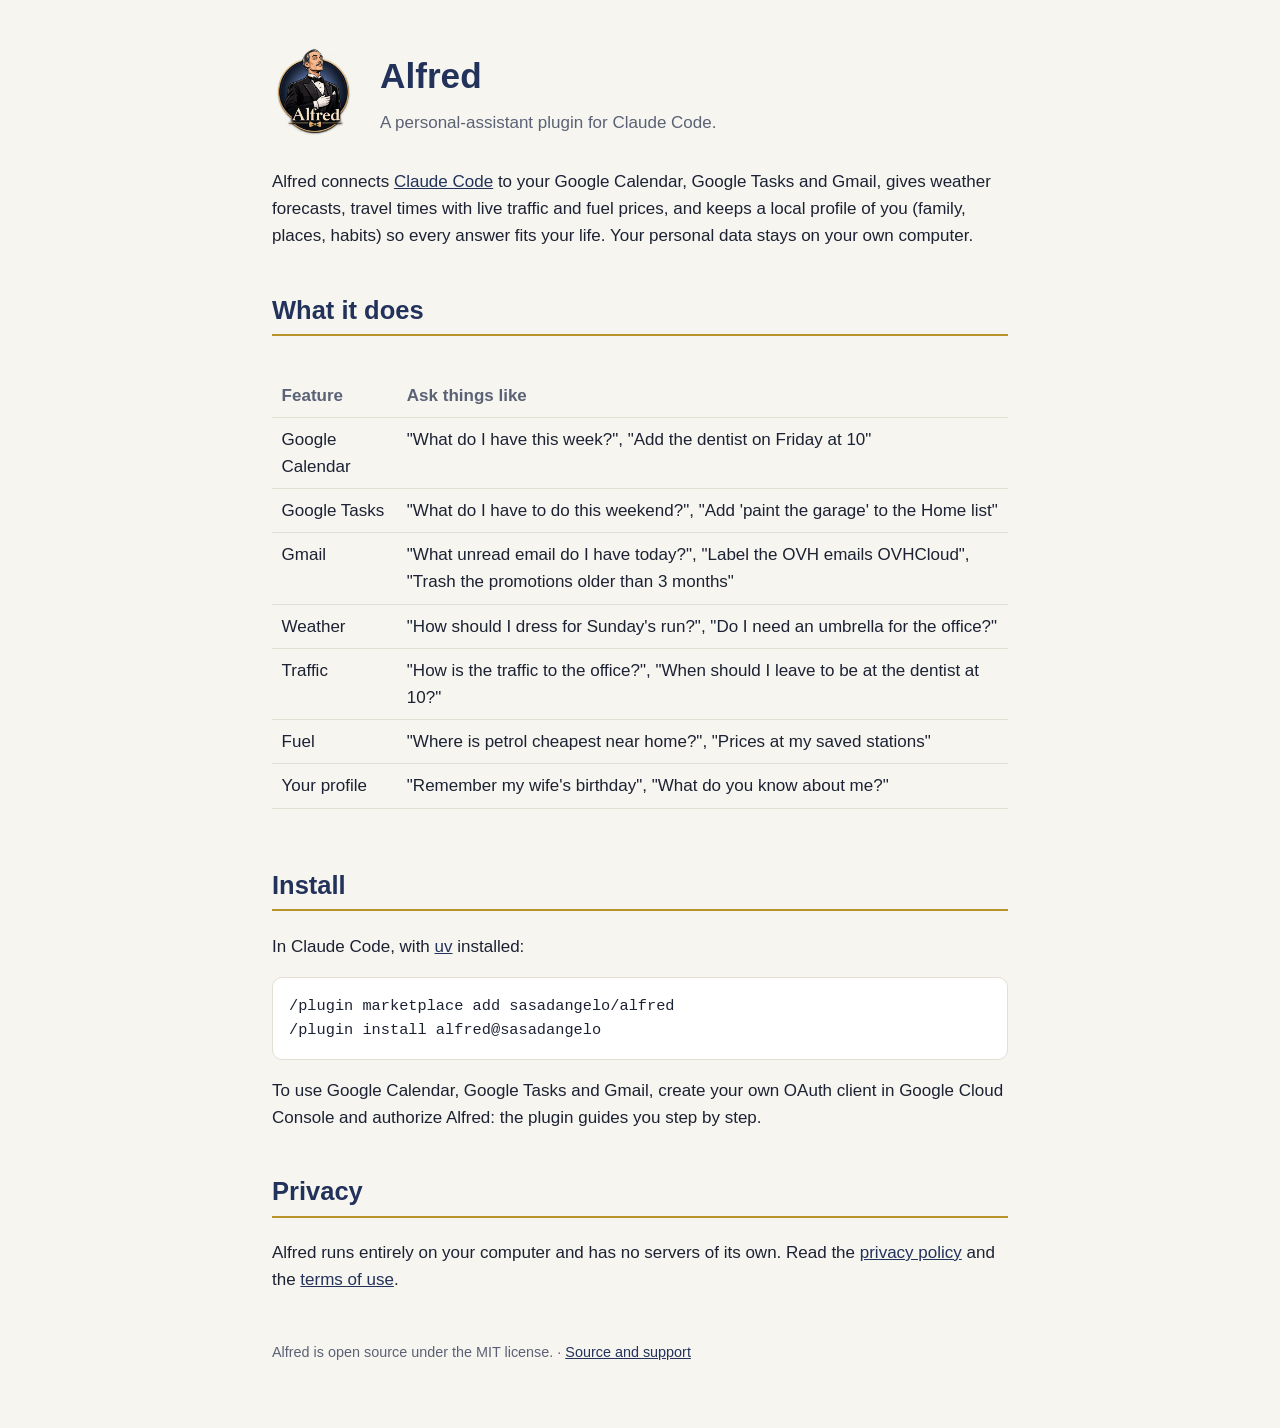
<file: docs/index.html>
<!doctype html>
<html lang="en">
<head>
  <meta charset="utf-8">
  <meta name="viewport" content="width=device-width, initial-scale=1">
  <title>Alfred – personal assistant plugin for Claude Code</title>
  <meta name="description" content="Alfred connects Claude Code to Google Calendar, Google Tasks and Gmail, gives weather forecasts, and keeps a local profile of you.">
  <link rel="icon" href="icon.png">
  <link rel="stylesheet" href="style.css">
</head>
<body>
<main>
  <header>
    <img src="icon.png" alt="Alfred logo">
    <div>
      <h1>Alfred</h1>
      <p>A personal-assistant plugin for Claude Code.</p>
    </div>
  </header>

  <p>Alfred connects <a href="https://code.claude.com">Claude Code</a> to your Google Calendar, Google Tasks and Gmail, gives weather forecasts, travel times with live traffic and fuel prices, and keeps a local profile of you (family, places, habits) so every answer fits your life. Your personal data stays on your own computer.</p>

  <h2>What it does</h2>
  <div class="table-wrap">
  <table>
    <tr><th>Feature</th><th>Ask things like</th></tr>
    <tr><td>Google Calendar</td><td>"What do I have this week?", "Add the dentist on Friday at 10"</td></tr>
    <tr><td>Google Tasks</td><td>"What do I have to do this weekend?", "Add 'paint the garage' to the Home list"</td></tr>
    <tr><td>Gmail</td><td>"What unread email do I have today?", "Label the OVH emails OVHCloud", "Trash the promotions older than 3 months"</td></tr>
    <tr><td>Weather</td><td>"How should I dress for Sunday's run?", "Do I need an umbrella for the office?"</td></tr>
    <tr><td>Traffic</td><td>"How is the traffic to the office?", "When should I leave to be at the dentist at 10?"</td></tr>
    <tr><td>Fuel</td><td>"Where is petrol cheapest near home?", "Prices at my saved stations"</td></tr>
    <tr><td>Your profile</td><td>"Remember my wife's birthday", "What do you know about me?"</td></tr>
  </table>
  </div>

  <h2>Install</h2>
  <p>In Claude Code, with <a href="https://docs.astral.sh/uv/">uv</a> installed:</p>
  <pre>/plugin marketplace add sasadangelo/alfred
/plugin install alfred@sasadangelo</pre>
  <p>To use Google Calendar, Google Tasks and Gmail, create your own OAuth client in Google Cloud Console and authorize Alfred: the plugin guides you step by step.</p>

  <h2>Privacy</h2>
  <p>Alfred runs entirely on your computer and has no servers of its own. Read the <a href="privacy.html">privacy policy</a> and the <a href="terms.html">terms of use</a>.</p>

  <footer>
    Alfred is open source under the MIT license. ·
    <a href="https://github.com/sasadangelo/alfred">Source and support</a>
  </footer>
</main>
</body>
</html>
</file>
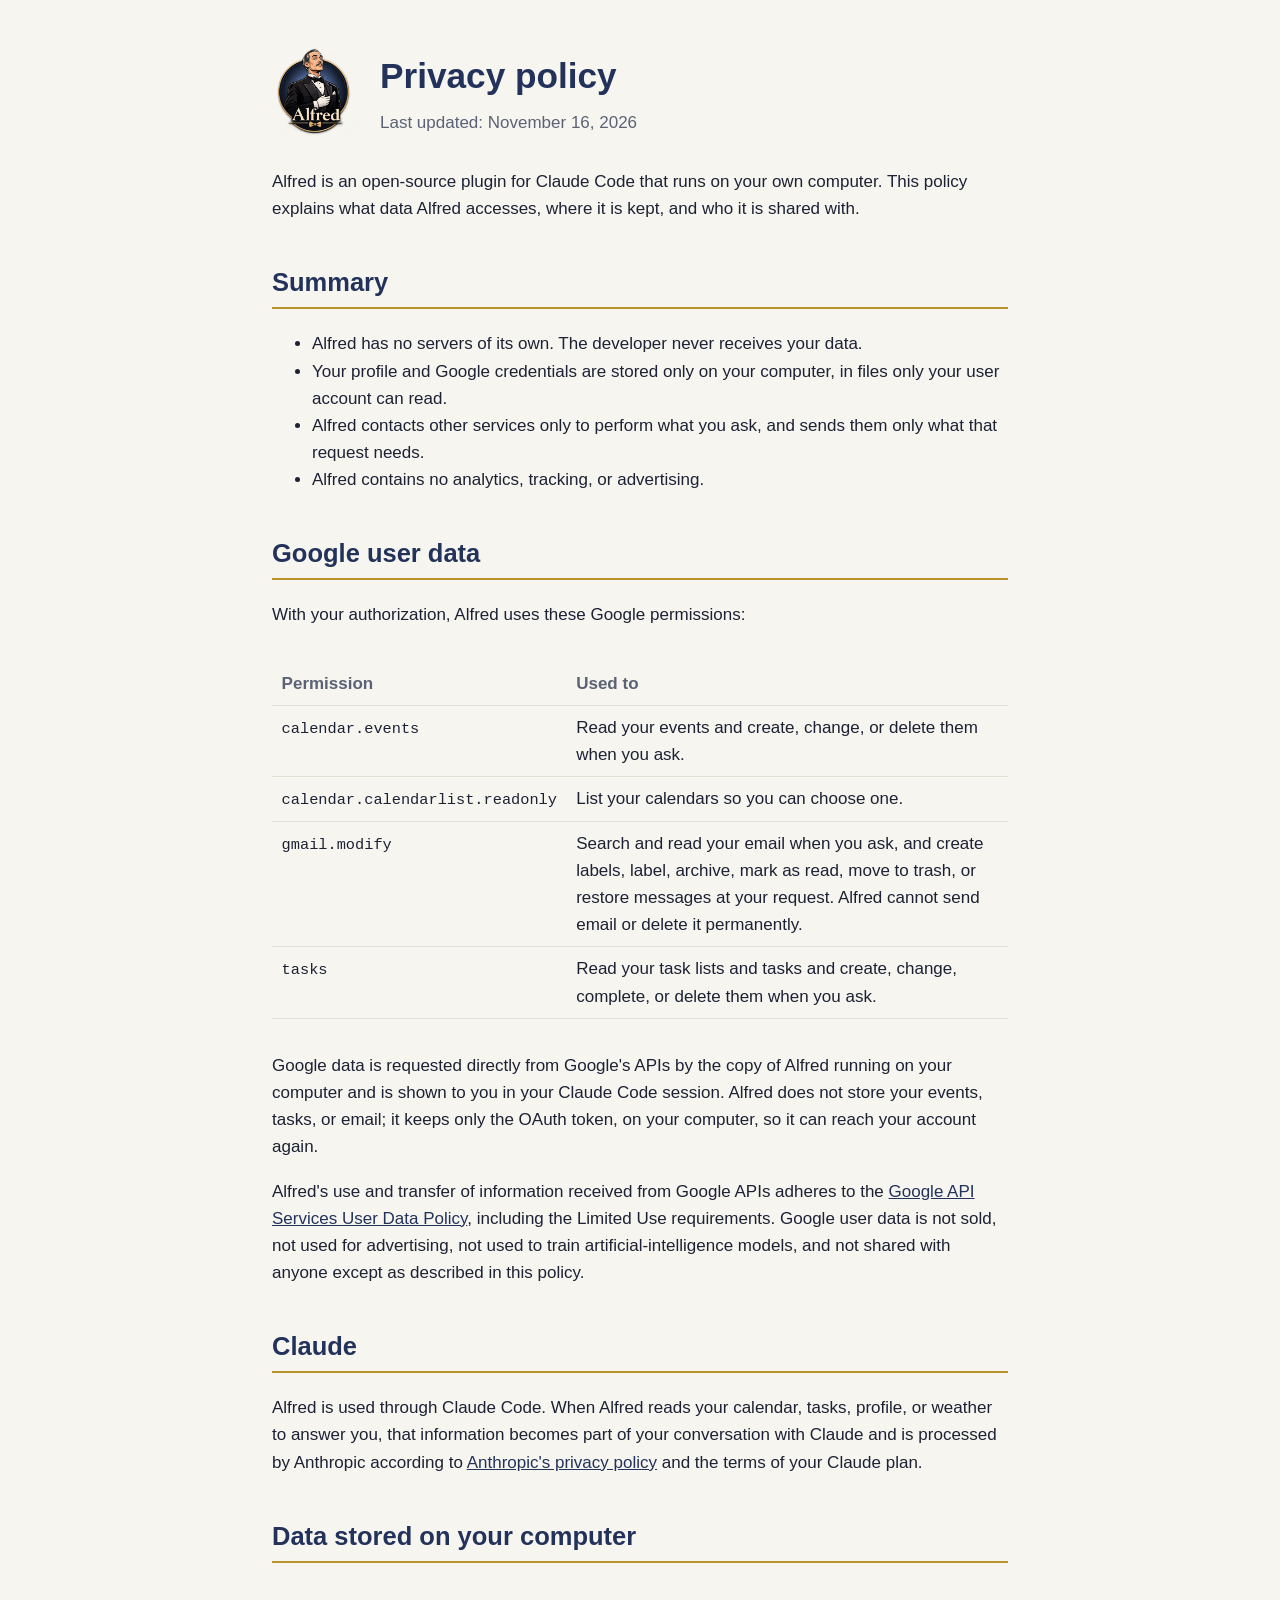
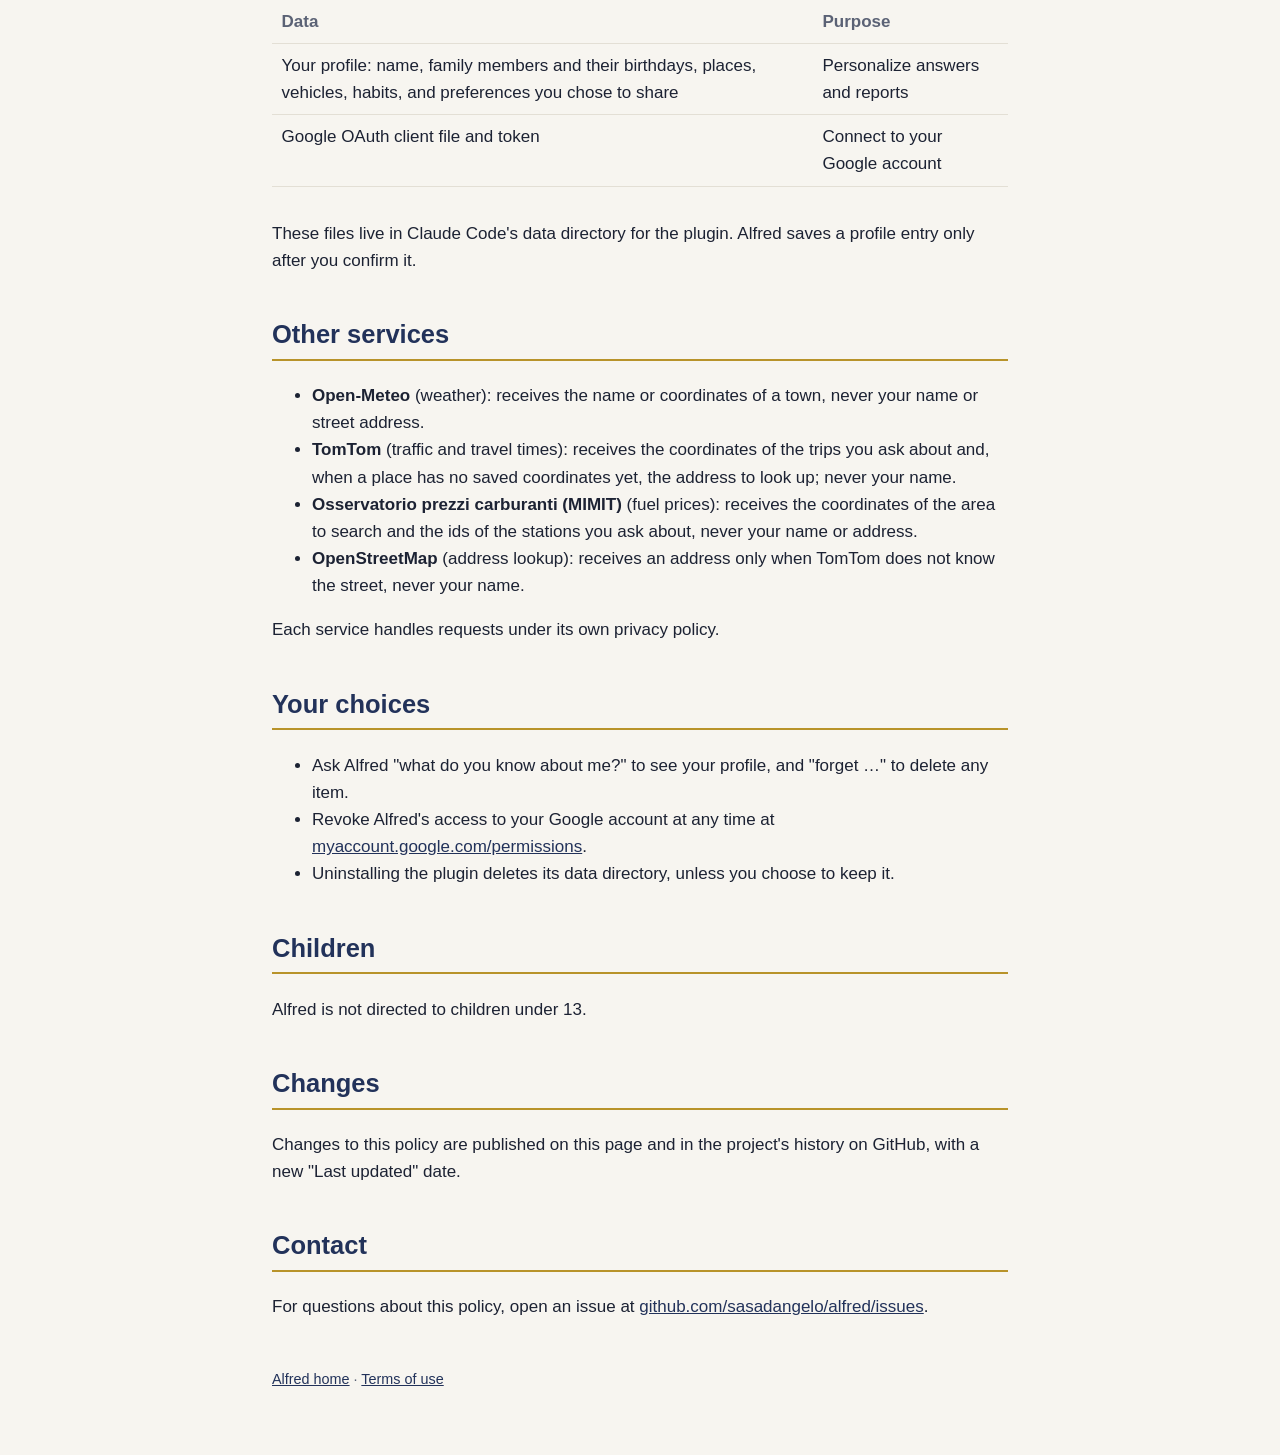
<file: docs/privacy.html>
<!doctype html>
<html lang="en">
<head>
  <meta charset="utf-8">
  <meta name="viewport" content="width=device-width, initial-scale=1">
  <title>Alfred – Privacy policy</title>
  <link rel="icon" href="icon.png">
  <link rel="stylesheet" href="style.css">
</head>
<body>
<main>
  <header>
    <img src="icon.png" alt="Alfred logo">
    <div>
      <h1>Privacy policy</h1>
      <p>Last updated: November 16, 2026</p>
    </div>
  </header>

  <p>Alfred is an open-source plugin for Claude Code that runs on your own computer. This policy explains what data Alfred accesses, where it is kept, and who it is shared with.</p>

  <h2>Summary</h2>
  <ul>
    <li>Alfred has no servers of its own. The developer never receives your data.</li>
    <li>Your profile and Google credentials are stored only on your computer, in files only your user account can read.</li>
    <li>Alfred contacts other services only to perform what you ask, and sends them only what that request needs.</li>
    <li>Alfred contains no analytics, tracking, or advertising.</li>
  </ul>

  <h2>Google user data</h2>
  <p>With your authorization, Alfred uses these Google permissions:</p>
  <div class="table-wrap">
  <table>
    <tr><th>Permission</th><th>Used to</th></tr>
    <tr><td><code>calendar.events</code></td><td>Read your events and create, change, or delete them when you ask.</td></tr>
    <tr><td><code>calendar.calendarlist.readonly</code></td><td>List your calendars so you can choose one.</td></tr>
    <tr><td><code>gmail.modify</code></td><td>Search and read your email when you ask, and create labels, label, archive, mark as read, move to trash, or restore messages at your request. Alfred cannot send email or delete it permanently.</td></tr>
    <tr><td><code>tasks</code></td><td>Read your task lists and tasks and create, change, complete, or delete them when you ask.</td></tr>
  </table>
  </div>
  <p>Google data is requested directly from Google's APIs by the copy of Alfred running on your computer and is shown to you in your Claude Code session. Alfred does not store your events, tasks, or email; it keeps only the OAuth token, on your computer, so it can reach your account again.</p>
  <p>Alfred's use and transfer of information received from Google APIs adheres to the <a href="https://developers.google.com/terms/api-services-user-data-policy">Google API Services User Data Policy</a>, including the Limited Use requirements. Google user data is not sold, not used for advertising, not used to train artificial-intelligence models, and not shared with anyone except as described in this policy.</p>

  <h2>Claude</h2>
  <p>Alfred is used through Claude Code. When Alfred reads your calendar, tasks, profile, or weather to answer you, that information becomes part of your conversation with Claude and is processed by Anthropic according to <a href="https://www.anthropic.com/legal/privacy">Anthropic's privacy policy</a> and the terms of your Claude plan.</p>

  <h2>Data stored on your computer</h2>
  <div class="table-wrap">
  <table>
    <tr><th>Data</th><th>Purpose</th></tr>
    <tr><td>Your profile: name, family members and their birthdays, places, vehicles, habits, and preferences you chose to share</td><td>Personalize answers and reports</td></tr>
    <tr><td>Google OAuth client file and token</td><td>Connect to your Google account</td></tr>
  </table>
  </div>
  <p>These files live in Claude Code's data directory for the plugin. Alfred saves a profile entry only after you confirm it.</p>

  <h2>Other services</h2>
  <ul>
    <li><strong>Open-Meteo</strong> (weather): receives the name or coordinates of a town, never your name or street address.</li>
    <li><strong>TomTom</strong> (traffic and travel times): receives the coordinates of the trips you ask about and, when a place has no saved coordinates yet, the address to look up; never your name.</li>
    <li><strong>Osservatorio prezzi carburanti (MIMIT)</strong> (fuel prices): receives the coordinates of the area to search and the ids of the stations you ask about, never your name or address.</li>
    <li><strong>OpenStreetMap</strong> (address lookup): receives an address only when TomTom does not know the street, never your name.</li>
  </ul>
  <p>Each service handles requests under its own privacy policy.</p>

  <h2>Your choices</h2>
  <ul>
    <li>Ask Alfred "what do you know about me?" to see your profile, and "forget …" to delete any item.</li>
    <li>Revoke Alfred's access to your Google account at any time at <a href="https://myaccount.google.com/permissions">myaccount.google.com/permissions</a>.</li>
    <li>Uninstalling the plugin deletes its data directory, unless you choose to keep it.</li>
  </ul>

  <h2>Children</h2>
  <p>Alfred is not directed to children under 13.</p>

  <h2>Changes</h2>
  <p>Changes to this policy are published on this page and in the project's history on GitHub, with a new "Last updated" date.</p>

  <h2>Contact</h2>
  <p>For questions about this policy, open an issue at <a href="https://github.com/sasadangelo/alfred/issues">github.com/sasadangelo/alfred/issues</a>.</p>

  <footer><a href="index.html">Alfred home</a> · <a href="terms.html">Terms of use</a></footer>
</main>
</body>
</html>
</file>
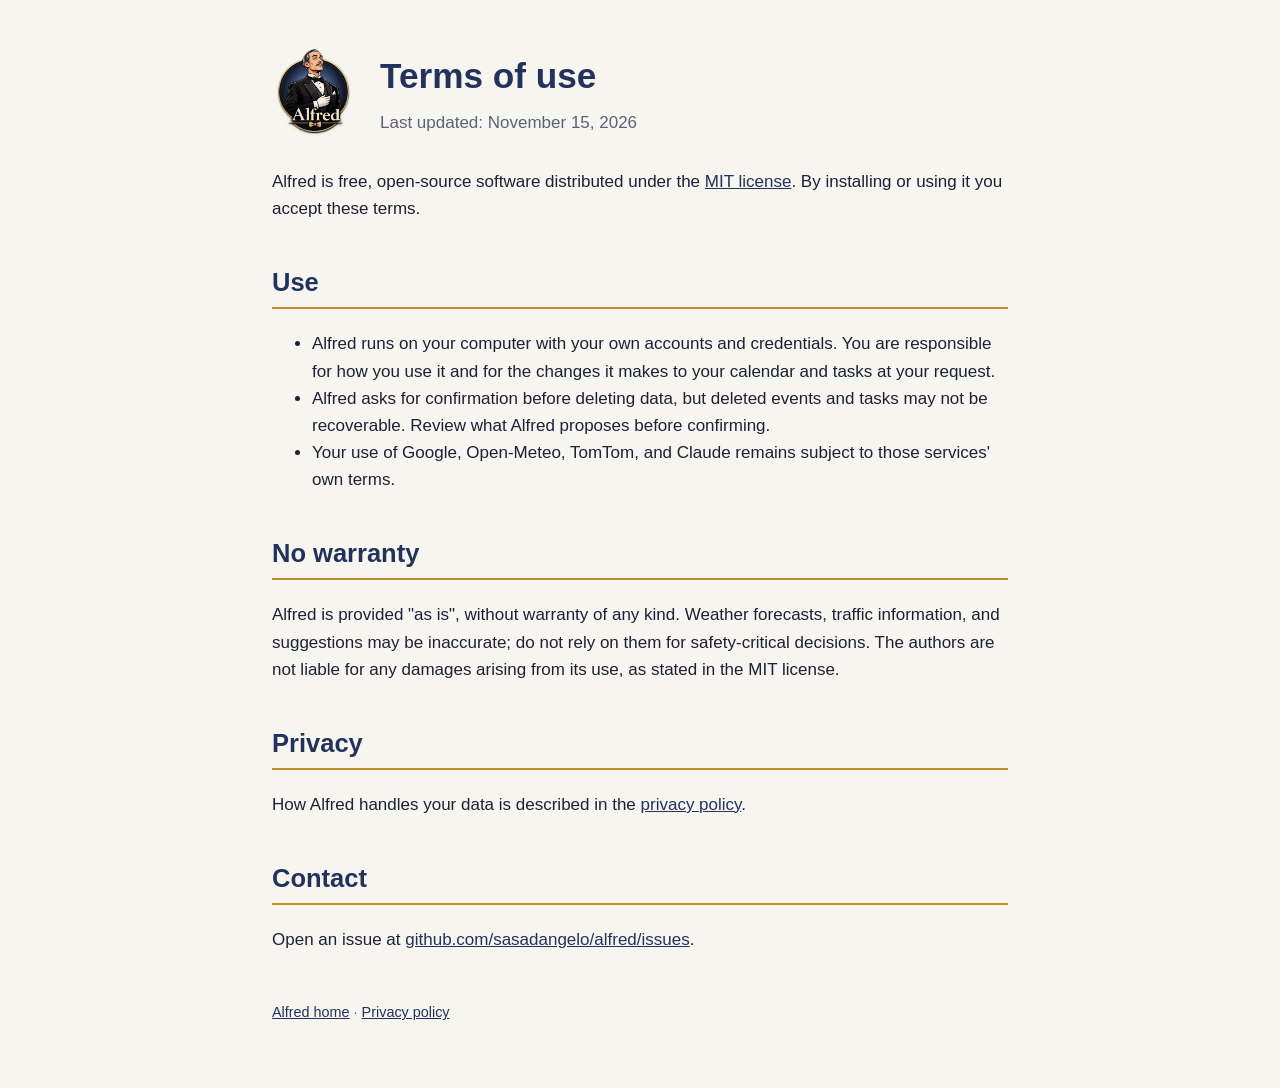
<file: docs/terms.html>
<!doctype html>
<html lang="en">
<head>
  <meta charset="utf-8">
  <meta name="viewport" content="width=device-width, initial-scale=1">
  <title>Alfred – Terms of use</title>
  <link rel="icon" href="icon.png">
  <link rel="stylesheet" href="style.css">
</head>
<body>
<main>
  <header>
    <img src="icon.png" alt="Alfred logo">
    <div>
      <h1>Terms of use</h1>
      <p>Last updated: November 15, 2026</p>
    </div>
  </header>

  <p>Alfred is free, open-source software distributed under the <a href="https://github.com/sasadangelo/alfred/blob/main/LICENSE">MIT license</a>. By installing or using it you accept these terms.</p>

  <h2>Use</h2>
  <ul>
    <li>Alfred runs on your computer with your own accounts and credentials. You are responsible for how you use it and for the changes it makes to your calendar and tasks at your request.</li>
    <li>Alfred asks for confirmation before deleting data, but deleted events and tasks may not be recoverable. Review what Alfred proposes before confirming.</li>
    <li>Your use of Google, Open-Meteo, TomTom, and Claude remains subject to those services' own terms.</li>
  </ul>

  <h2>No warranty</h2>
  <p>Alfred is provided "as is", without warranty of any kind. Weather forecasts, traffic information, and suggestions may be inaccurate; do not rely on them for safety-critical decisions. The authors are not liable for any damages arising from its use, as stated in the MIT license.</p>

  <h2>Privacy</h2>
  <p>How Alfred handles your data is described in the <a href="privacy.html">privacy policy</a>.</p>

  <h2>Contact</h2>
  <p>Open an issue at <a href="https://github.com/sasadangelo/alfred/issues">github.com/sasadangelo/alfred/issues</a>.</p>

  <footer><a href="index.html">Alfred home</a> · <a href="privacy.html">Privacy policy</a></footer>
</main>
</body>
</html>
</file>
<file: docs/style.css>
:root {
  --bg: #f7f5f0;
  --text: #1c2233;
  --muted: #5b6275;
  --accent: #22325a;
  --gold: #b8932a;
  --card: #ffffff;
  --border: #e3dfd5;
}
@media (prefers-color-scheme: dark) {
  :root {
    --bg: #0f1626;
    --text: #e8e6e0;
    --muted: #a3a9b8;
    --accent: #c9d3ee;
    --gold: #d4af37;
    --card: #182238;
    --border: #2a3550;
  }
}
* { box-sizing: border-box; }
body {
  margin: 0;
  padding: 0 1rem;
  background: var(--bg);
  color: var(--text);
  font: 17px/1.6 -apple-system, BlinkMacSystemFont, "Segoe UI", Roboto, Helvetica, Arial, sans-serif;
}
main { max-width: 46rem; margin: 0 auto; padding: 3rem 0 4rem; }
header { display: flex; align-items: center; gap: 1.25rem; margin-bottom: 2rem; }
header img { width: 88px; height: 88px; border-radius: 20px; }
h1 { margin: 0; font-size: 2.2rem; color: var(--accent); }
h1 + p { margin: .25rem 0 0; color: var(--muted); }
h2 { margin-top: 2.5rem; color: var(--accent); border-bottom: 2px solid var(--gold); padding-bottom: .25rem; }
a { color: var(--accent); }
code, pre { font-family: ui-monospace, SFMono-Regular, Menlo, monospace; font-size: .9em; }
pre { background: var(--card); border: 1px solid var(--border); border-radius: 10px; padding: 1rem; overflow-x: auto; }
table { width: 100%; border-collapse: collapse; margin: 1rem 0; }
.table-wrap { overflow-x: auto; }
th, td { text-align: left; padding: .5rem .6rem; border-bottom: 1px solid var(--border); vertical-align: top; }
th { color: var(--muted); font-weight: 600; }
footer { margin-top: 3rem; color: var(--muted); font-size: .9rem; }
</file>
